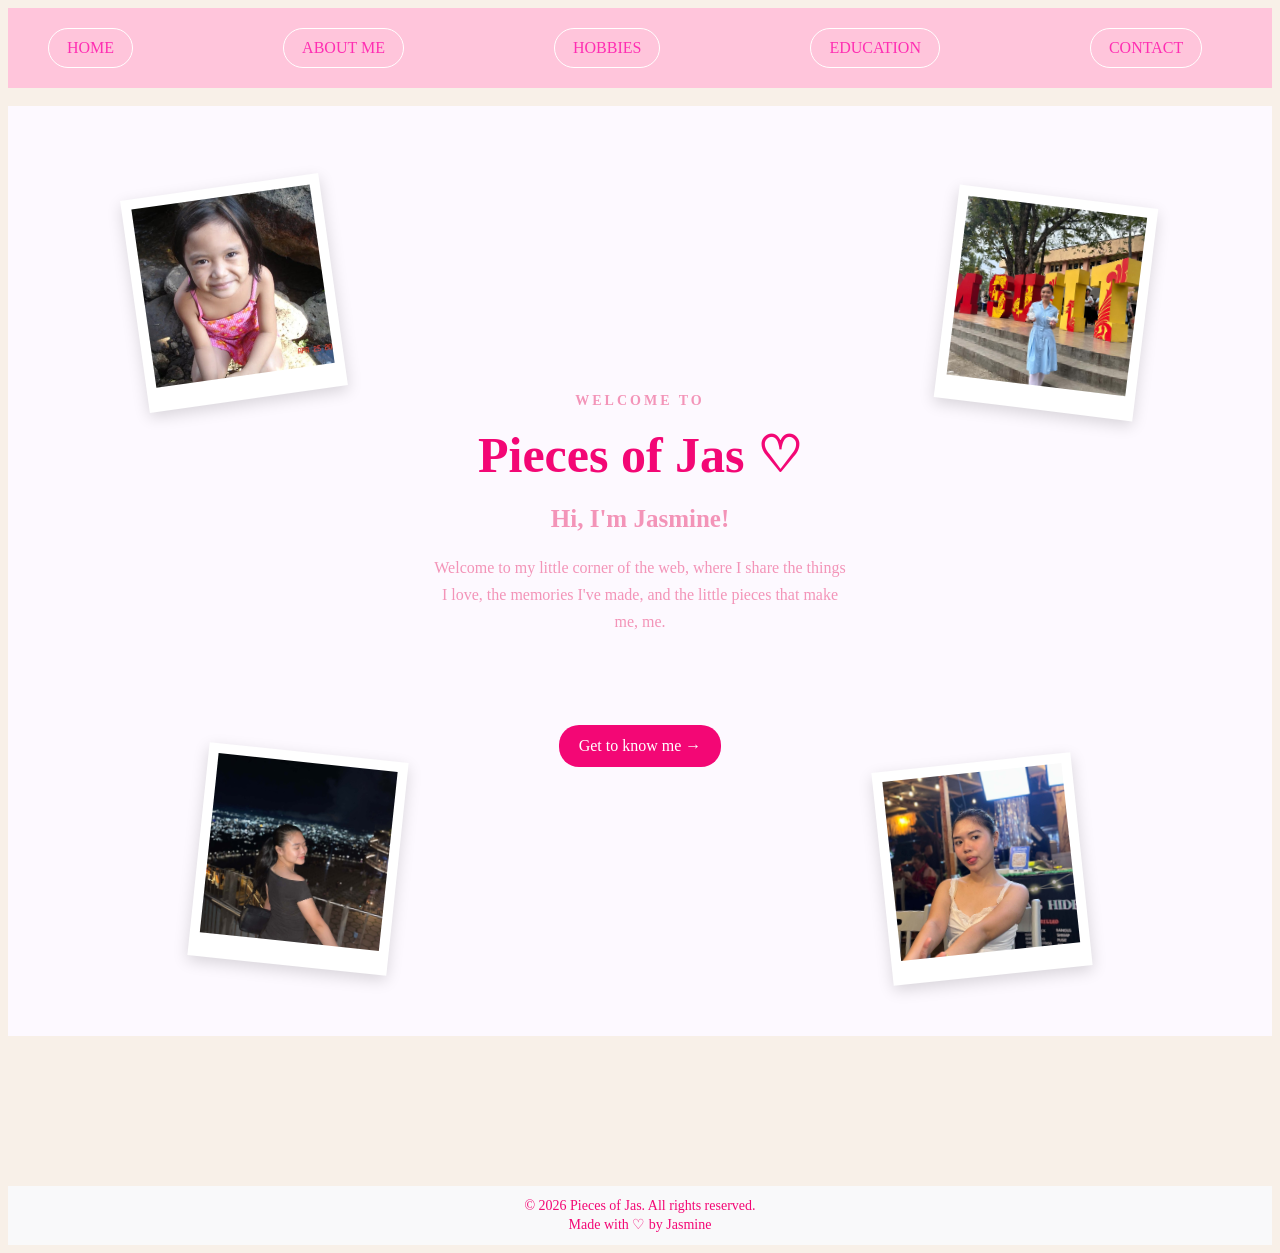
<file: index.html>
<!DOCTYPE html>
<html>
<head>
    <title>My Website</title>
    <link rel="stylesheet" href="style.css">
</head>

<body>
    <!--navigation bar-->
    <nav>
         <div class="menu">
            <a href="index.html">HOME</a>
            <a href="aboutme.html">ABOUT ME</a>
            <a href="hobbies.html">HOBBIES</a>
            <a href="education.html">EDUCATION</a>
            <a href="contact.html">CONTACT</a>
        </div>
    </nav>
    <br>
    <section class="home">
        <div class="polaroid polaroid-1">
        <img src="PHOTOS/PHOTO5.jpg" alt="A photo of Jasmine">
    </div>
        <div class="polaroid polaroid-2">
        <img src="PHOTOS/PHOTO26.jpg" alt="A photo of Jasmine">
    </div>
    
        <div class="home-content">
            <p class="small-title">WELCOME TO</p>

            <h1>Pieces of Jas ♡</h1>

            <h2>Hi, I'm Jasmine!</h2>

            <p>
            Welcome to my little corner of the web,
            where I share the things I love, the
            memories I've made, and the little pieces
            that make me, me.
            </p>

    <div class="polaroid polaroid-3">
        <img src="PHOTOS/PHOTO25.jpg" alt="A photo of Jasmine">
    </div>

    <div class="polaroid polaroid-4">
        <img src="PHOTOS/PHOTO24.jpg" alt="A photo of Jasmine">
    </div>
    <br>
    <br>
    <br>
    <a href="aboutme.html" class="home-button">Get to know me →</a>
    </section>
    <footer>
        <p>© 2026 Pieces of Jas. All rights reserved.</p>
        <p>Made with ♡ by Jasmine</p>
    </footer>
       
    

</body>
</html>
</file>
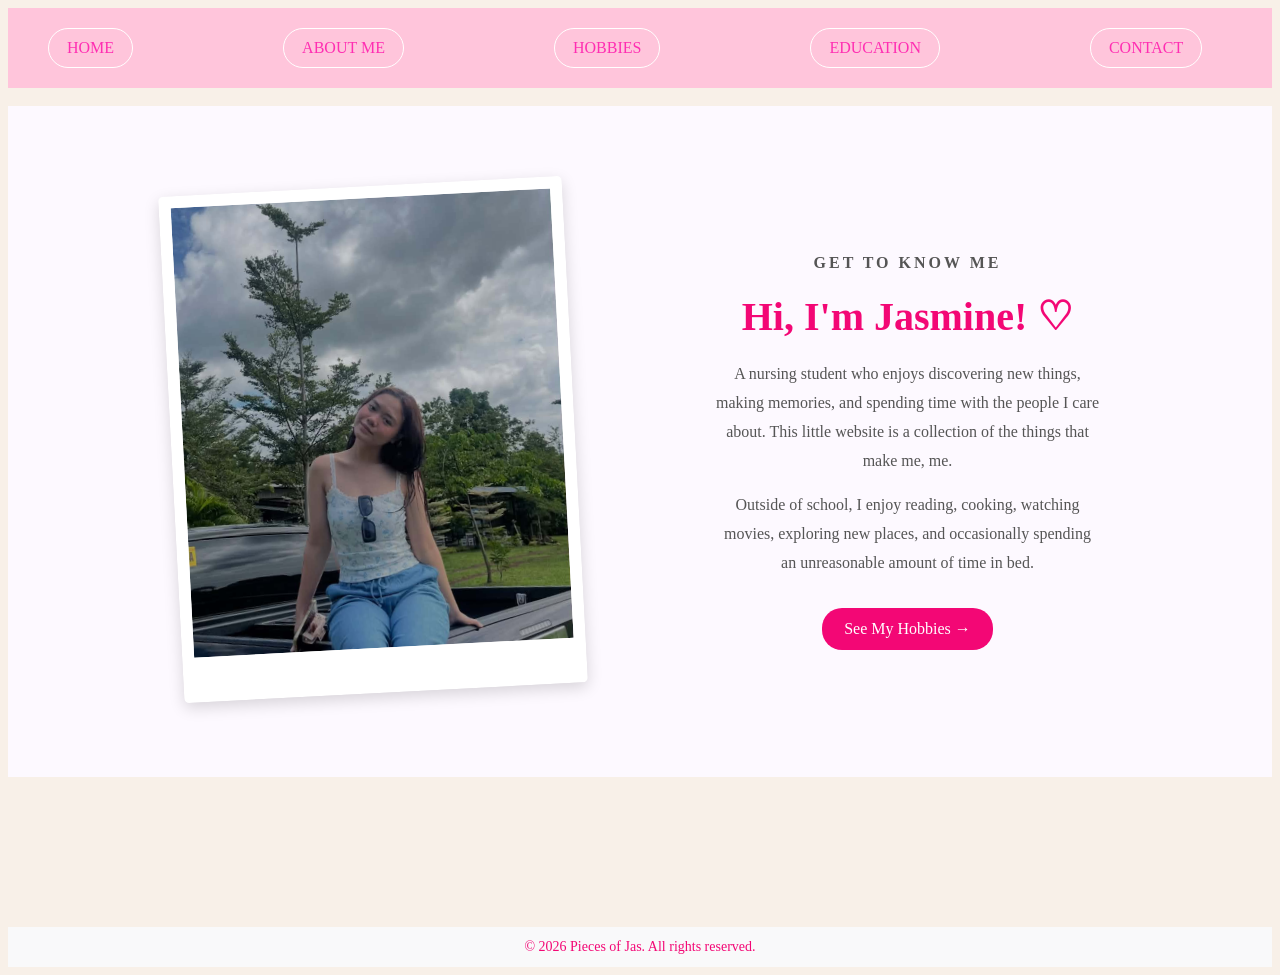
<file: aboutme.html>
<!DOCTYPE html>
<html>
<head>
    <title>My Website</title>
    <link rel="stylesheet" href="style.css">
</head>

<body>
    <!--navigation bar-->
    <nav>
         <div class="menu">
            <a href="index.html">HOME</a>
            <a href="aboutme.html">ABOUT ME</a>
            <a href="hobbies.html">HOBBIES</a>
            <a href="education.html">EDUCATION</a>
            <a href="contact.html">CONTACT</a>
        </div>
    </nav>
    <br>
        <section id="about">

    <div class="about-container">

        <!-- LEFT: PHOTO -->
        <div class="about-photo">
            <img src="PHOTOS/PHOTO 1.jpg" alt="A photo of Jasmine">
        </div>

        <!-- RIGHT: INTRODUCTION -->
        <div class="about-text">
            <p class="small-title">GET TO KNOW ME</p>

            <h1>Hi, I'm Jasmine! ♡</h1>

            <p>
               A nursing student who enjoys discovering new things,
                making memories, and spending time with the people I care about.
                This little website is a collection of the things that make me,
                me.
            </p>

            <p>
                Outside of school, I enjoy reading, cooking, watching movies,
                exploring new places, and occasionally spending an unreasonable
                amount of time in bed.
            </p>

            <a href="hobbies.html" class="about-button">See My Hobbies →</a>
        </div>

    </div>
</section>
    <footer>
        <p>© 2026 Pieces of Jas. All rights reserved.</p>
    </footer>
</body>
</html>
</file>
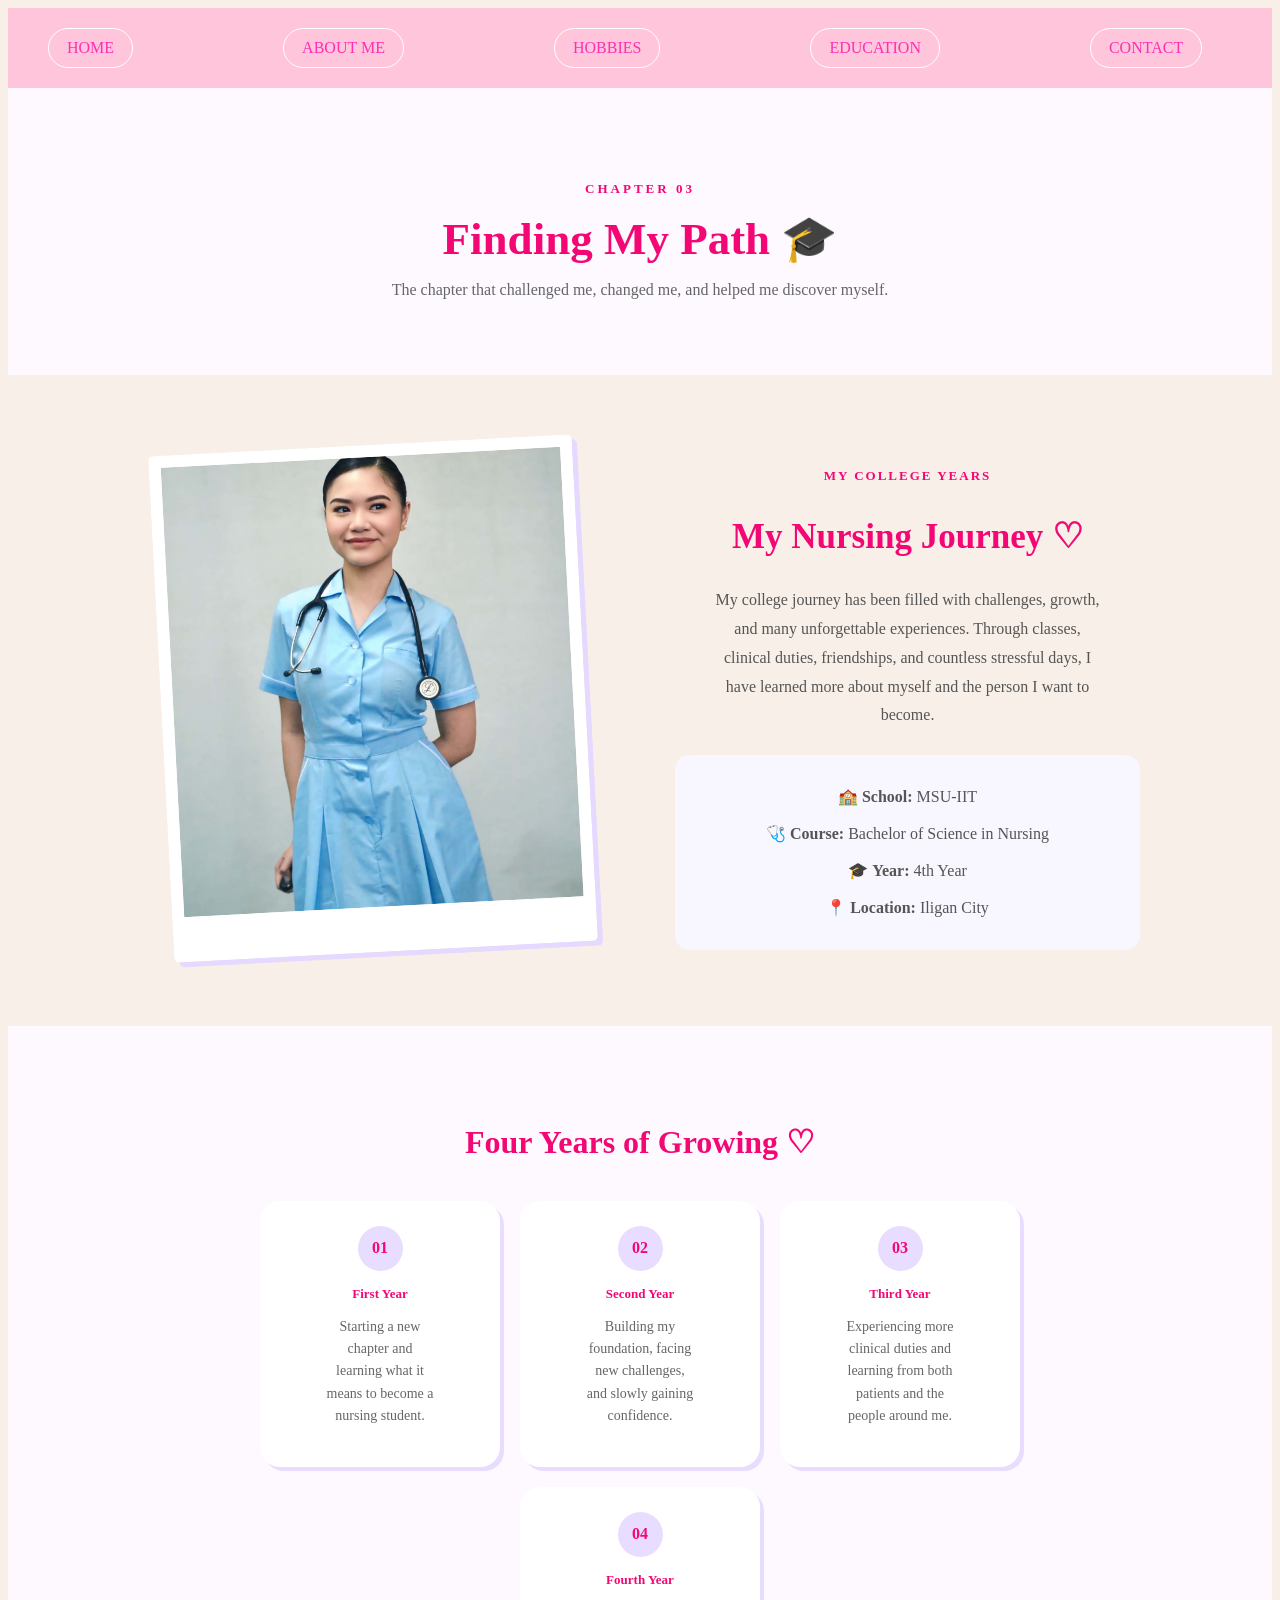
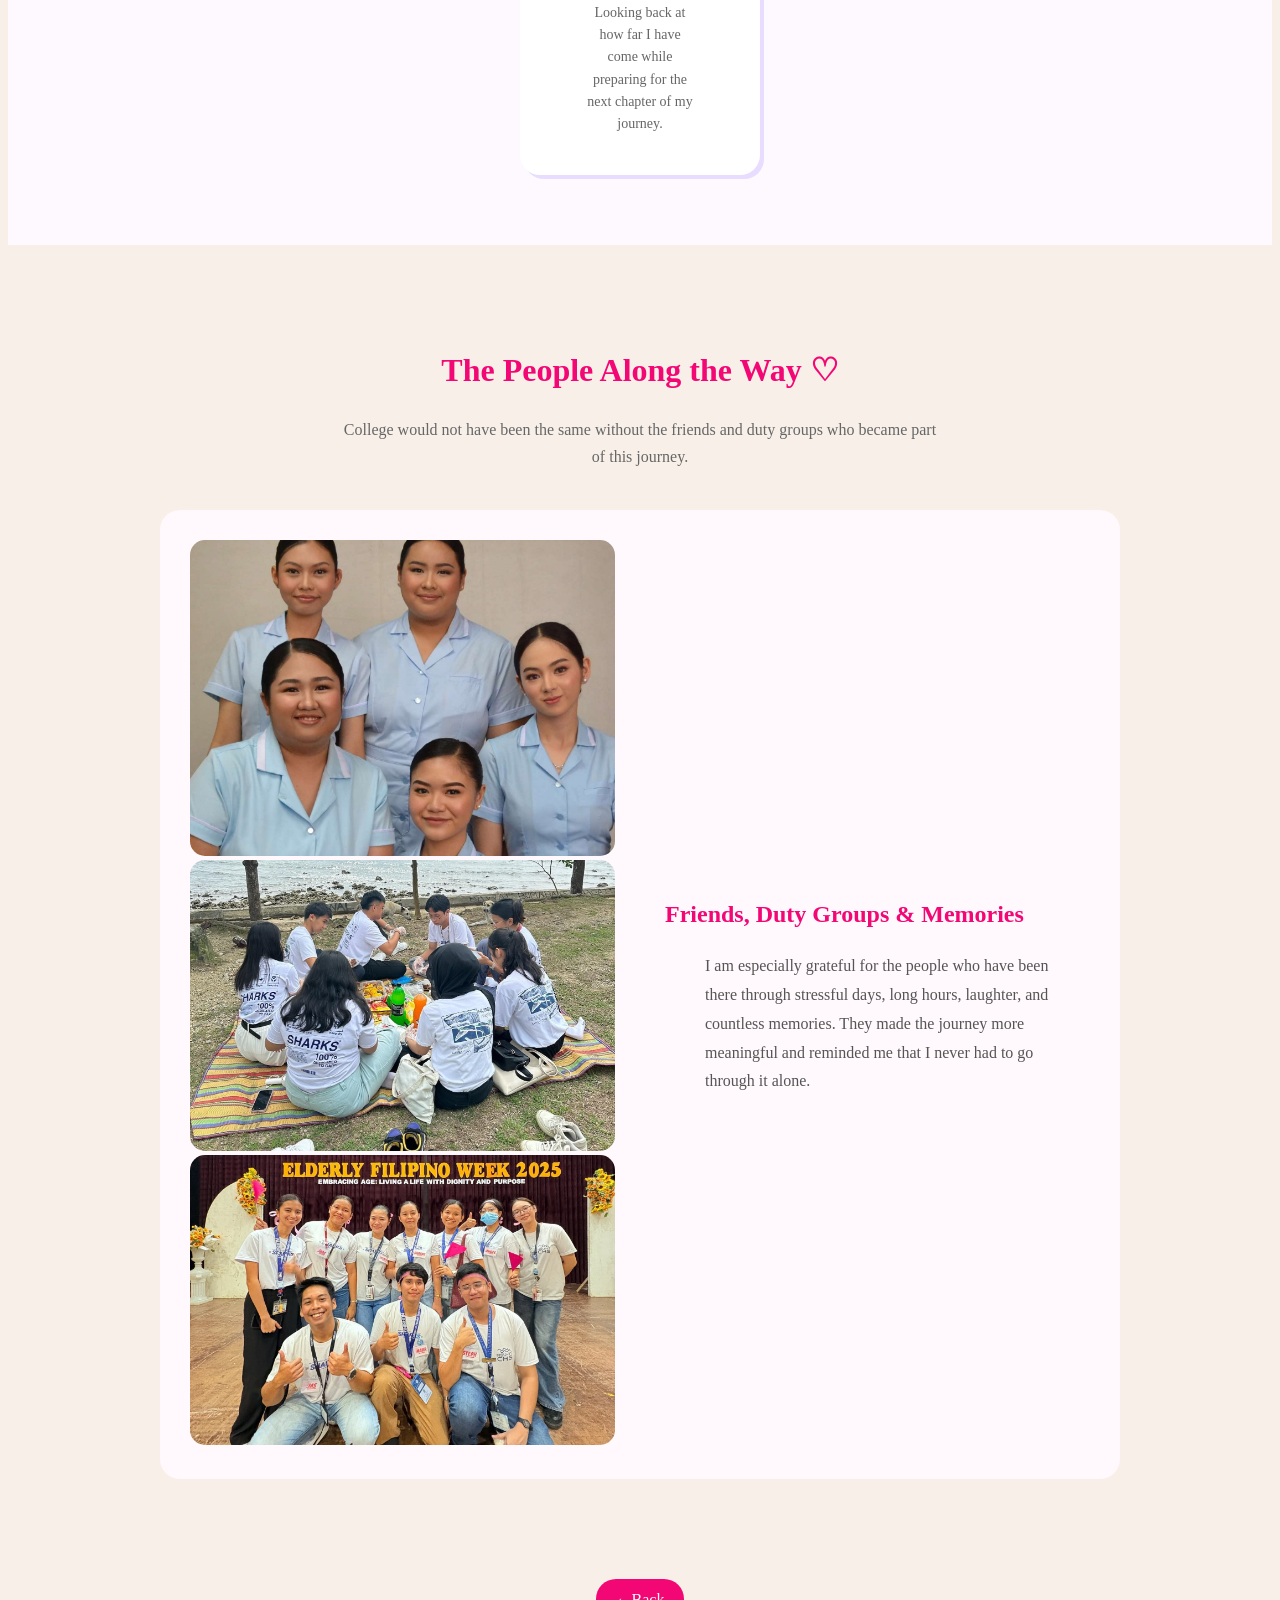
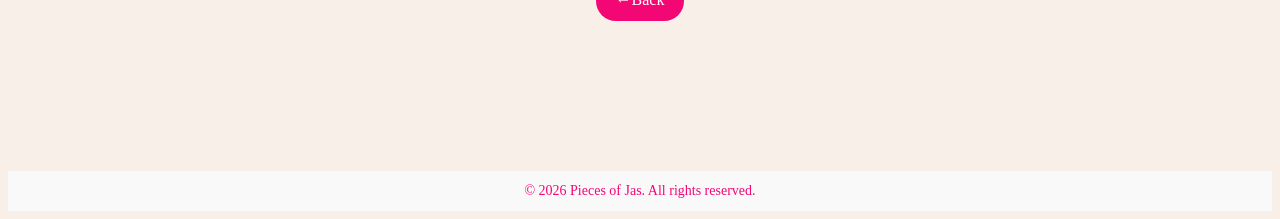
<file: College.html>
<!DOCTYPE html>
<html>
<head>
    <title>My Website</title>
    <link rel="stylesheet" href="style.css">
</head>

<body>
    <!--navigation bar-->
    <nav>
         <div class="menu">
            <a href="index.html">HOME</a>
            <a href="aboutme.html">ABOUT ME</a>
            <a href="hobbies.html">HOBBIES</a>
            <a href="education.html">EDUCATION</a>
            <a href="contact.html">CONTACT</a>
        </div>
    </nav>
    <section class="chapter-header">

    <p>CHAPTER 03</p>

    <h1>Finding My Path 🎓</h1>

    <p>
        The chapter that challenged me, changed me, and helped me discover myself.
    </p>

</section>


<section class="school-info">

    <div class="school-photo">
        <img src="PHOTOS/PHOTO27.jpg" alt="College">
    </div>

    <div class="school-description">

        <p class="small-title">MY COLLEGE YEARS</p>

        <h2>My Nursing Journey ♡</h2>

        <p>
            My college journey has been filled with challenges, growth, and
            many unforgettable experiences. Through classes, clinical duties,
            friendships, and countless stressful days, I have learned more
            about myself and the person I want to become.
        </p>

        <div class="school-details">

            <p>🏫 <strong>School:</strong> MSU-IIT</p>

            <p>🩺 <strong>Course:</strong> Bachelor of Science in Nursing</p>

            <p>🎓 <strong>Year:</strong> 4th Year</p>

            <p>📍 <strong>Location:</strong> Iligan City</p>

        </div>

    </div>

</section>


<section class="college-years">

    <h2>Four Years of Growing ♡</h2>

    <div class="year-container">

        <div class="year-card">
            <span>01</span>
            <h3>First Year</h3>
            <p>
                Starting a new chapter and learning what it means to become
                a nursing student.
            </p>
        </div>


        <div class="year-card">
            <span>02</span>
            <h3>Second Year</h3>
            <p>
                Building my foundation, facing new challenges, and slowly
                gaining confidence.
            </p>
        </div>


        <div class="year-card">
            <span>03</span>
            <h3>Third Year</h3>
            <p>
                Experiencing more clinical duties and learning from both
                patients and the people around me.
            </p>
        </div>


        <div class="year-card">
            <span>04</span>
            <h3>Fourth Year</h3>
            <p>
                Looking back at how far I have come while preparing for
                the next chapter of my journey.
            </p>
        </div>

    </div>

</section>



<section class="people-section">

    <h2>The People Along the Way ♡</h2>

    <p>
        College would not have been the same without the friends and duty
        groups who became part of this journey.
    </p>

    <div class="people-box">

        <div class="people-photo">
            <img src="PHOTOS/PHOTO22.jpg" alt="Duty group">
            <img src="PHOTOS/PHOTO18.jpg" alt="Duty group">
            <img src="PHOTOS/PHOTO19.jpg" alt="Duty group">
        </div>

        <div class="people-text">

            <h3>Friends, Duty Groups & Memories</h3>

            <p>
                I am especially grateful for the people who have been there
                through stressful days, long hours, laughter, and countless
                memories. They made the journey more meaningful and reminded
                me that I never had to go through it alone.
            </p>

        </div>

    </div>

</section>
    <a href="education.html" class="home-button">←Back</a>
    <footer>
        <p>© 2026 Pieces of Jas. All rights reserved.</p>
    </footer>

    

</body>
</html>
</file>
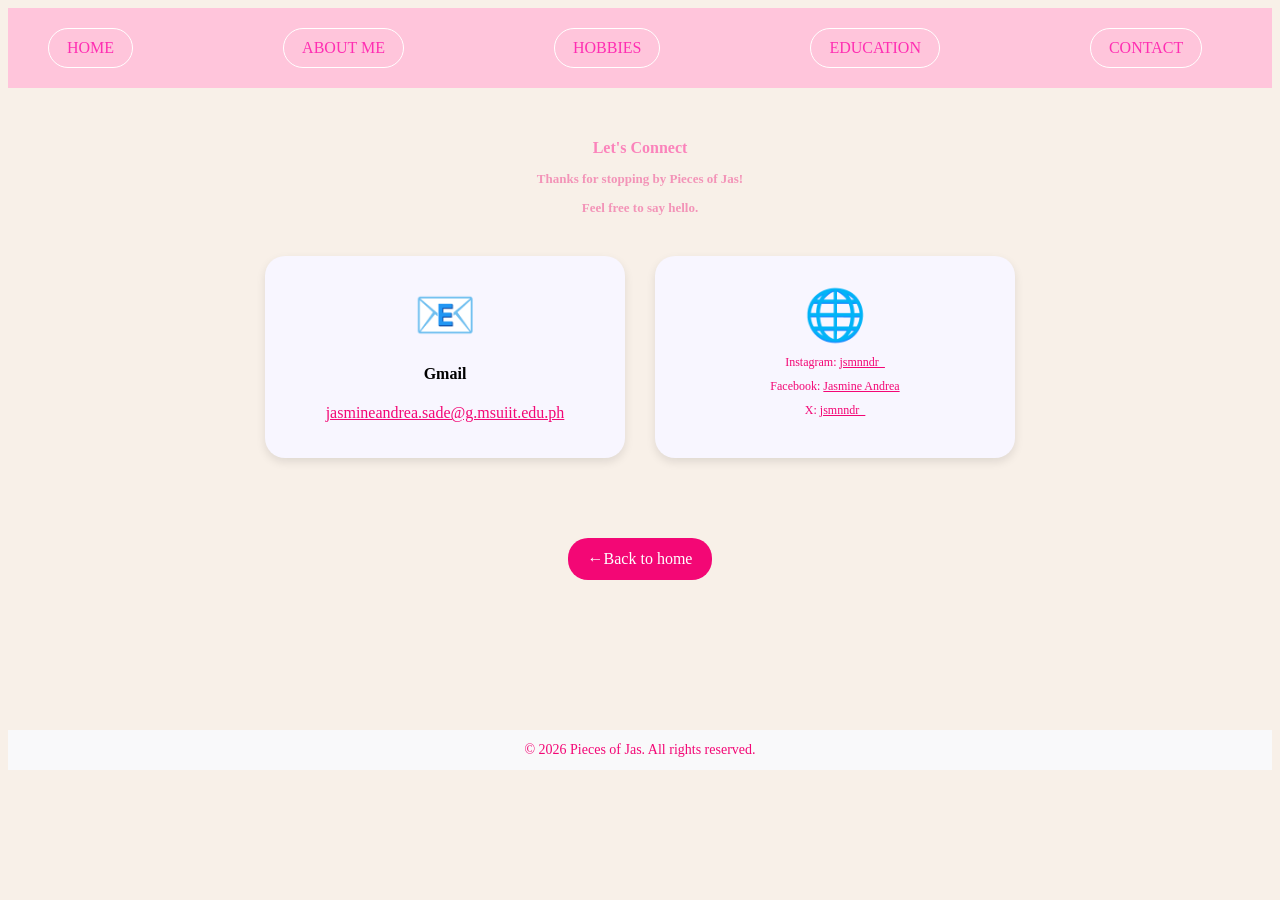
<file: contact.html>
<!DOCTYPE html>
<html>
<head>
    <title>My Website</title>
    <link rel="stylesheet" href="style.css">
</head>

<body>
    <!--navigation bar-->
    <nav>
         <div class="menu">
            <a href="index.html">HOME</a>
            <a href="aboutme.html">ABOUT ME</a>
            <a href="hobbies.html">HOBBIES</a>
            <a href="education.html">EDUCATION</a>
            <a href="contact.html">CONTACT</a>
        </div>
    </nav>
    <br>
    </section>
    <section id="contact">
        <h1>Let's Connect</h1>
        <h2>Thanks for stopping by Pieces of Jas!</h2>
        <h3>Feel free to say hello.</h3>

    <div class="contact-container">

        <div class="contact-card">
            <div class="contact-icon">📧</div>
            <h4>Gmail</h4>
            <a href="mailto=jasmineandrea.sade@g.msuiit.edu.ph">jasmineandrea.sade@g.msuiit.edu.ph</a>
        </div>

        <div class="contact-card">
            <div class="contact-icon">🌐</div>
            <p>Instagram: <a href="https://www.instagram.com/jsmnndr_/">jsmnndr_</a></p>
            <p>Facebook: <a href="https://www.facebook.com/Jsmnndr">Jasmine Andrea</a></p>
            <p>X: <a href="https://x.com/jsmnndr_">jsmnndr_</a></p>
        </div>
    </section>
    <a href="index.html" class="home-button">←Back to home</a>
    <footer>
        <p>© 2026 Pieces of Jas. All rights reserved.</p>
    </footer>
    

</body>
</html>
</file>
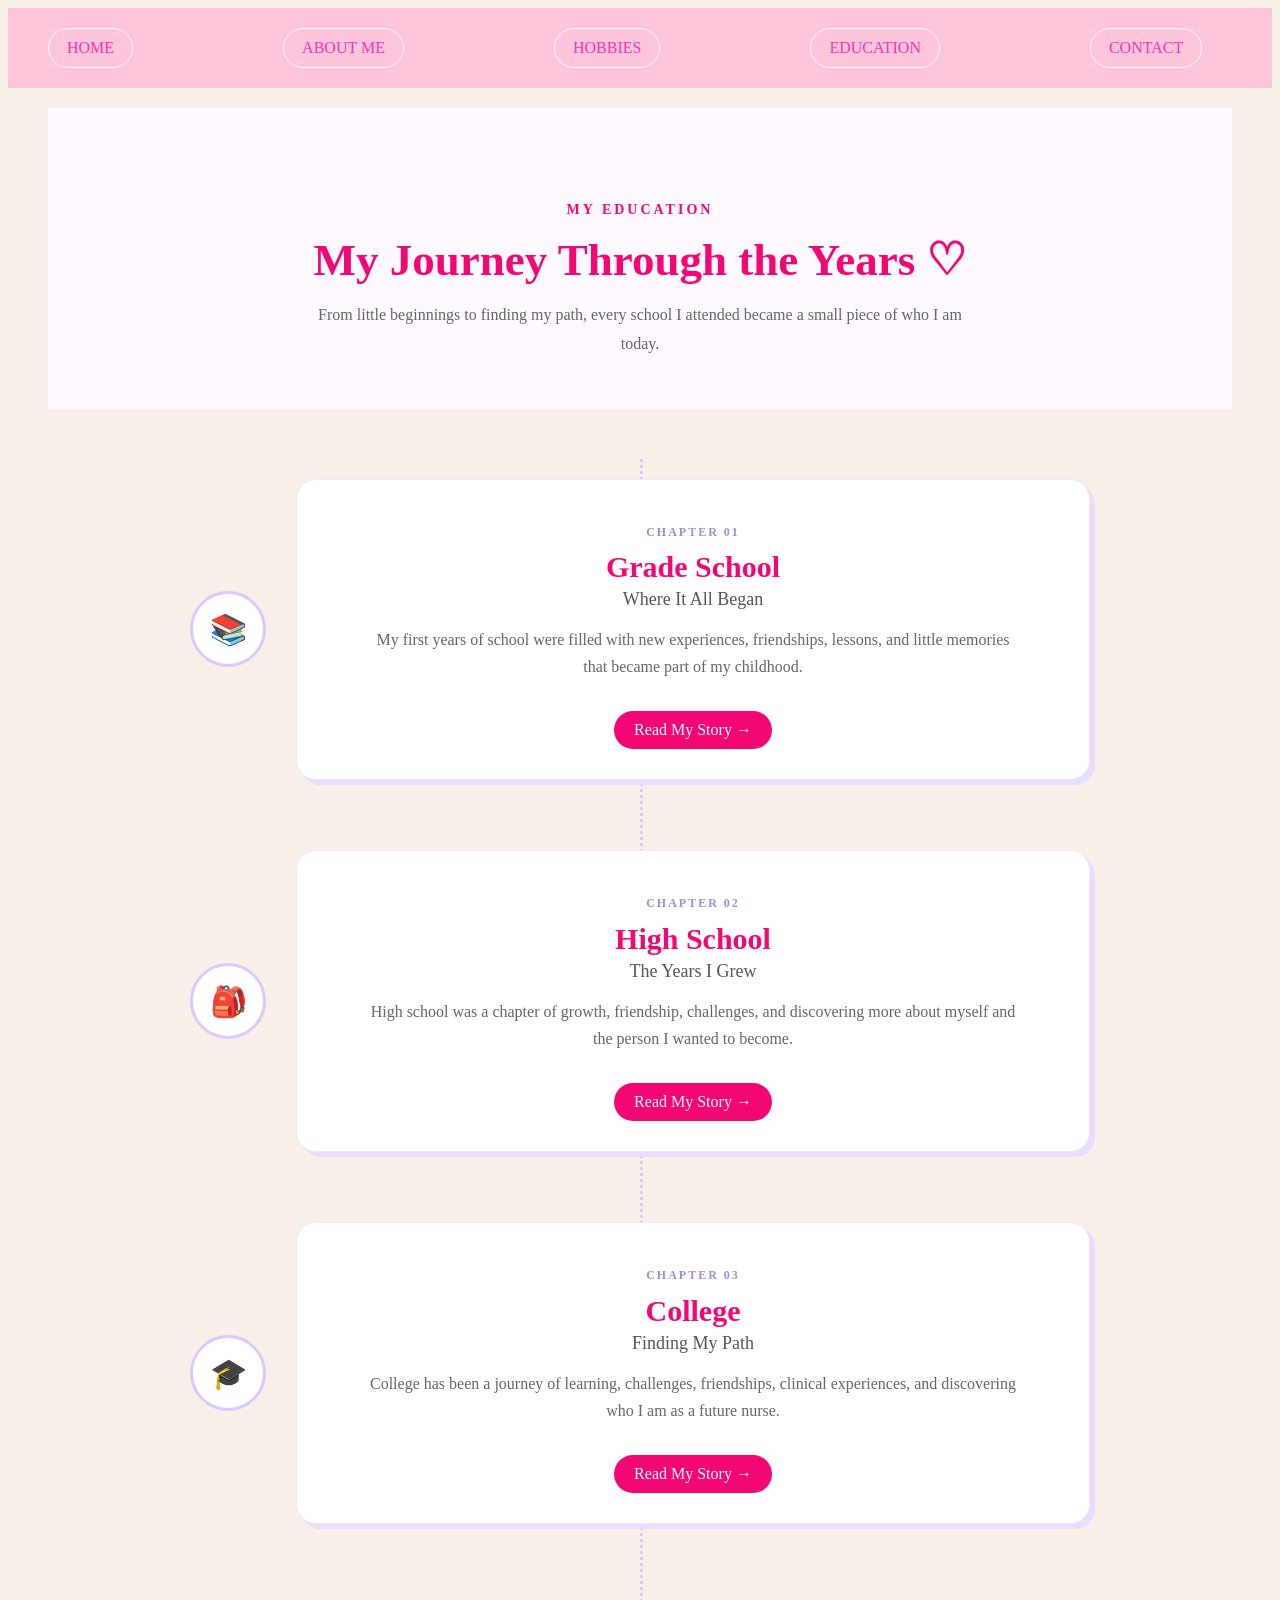
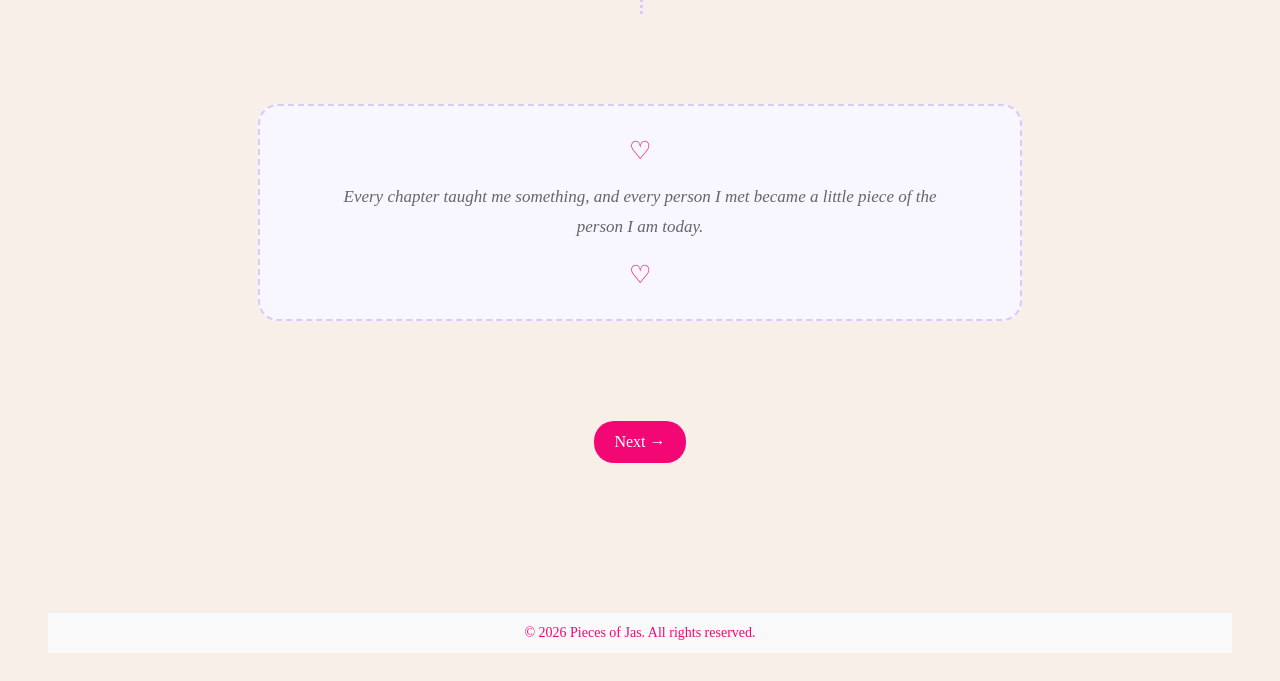
<file: education.html>
<!DOCTYPE html>
<html>
<head>
    <title>My Website</title>
    <link rel="stylesheet" href="style.css">
</head>

<body>
    <nav>
         <div class="menu">
            <a href="index.html">HOME</a>
            <a href="aboutme.html">ABOUT ME</a>
            <a href="hobbies.html">HOBBIES</a>
            <a href="education.html">EDUCATION</a>
            <a href="contact.html">CONTACT</a>
        </div>
    </nav>
    <section id="education">
         <section class="education-intro">

        <p class="small-title">MY EDUCATION</p>

        <h1>My Journey Through the Years ♡</h1>

        <p>
            From little beginnings to finding my path, every school I attended
            became a small piece of who I am today.
        </p>

    </section>

    <section class="education-timeline">
        <div class="education-item">

            <div class="education-icon">
                📚
            </div>

            <div class="education-card">

                <p class="chapter">CHAPTER 01</p>

                <h2>Grade School</h2>

                <h3>Where It All Began</h3>

                <p>
                    My first years of school were filled with new experiences,
                    friendships, lessons, and little memories that became part
                    of my childhood.
                </p>

                <a href="Grade.html" class="education-button">
                    Read My Story →
                </a>

            </div>

        </div>

        <div class="education-item">

            <div class="education-icon">
                🎒
            </div>

            <div class="education-card">

                <p class="chapter">CHAPTER 02</p>

                <h2>High School</h2>

                <h3>The Years I Grew</h3>

                <p>
                    High school was a chapter of growth, friendship, challenges,
                    and discovering more about myself and the person I wanted to become.
                </p>

                <a href="Highschool.html" class="education-button">
                    Read My Story →
                </a>

            </div>

        </div>

        <div class="education-item">

            <div class="education-icon">
                🎓
            </div>

            <div class="education-card">

                <p class="chapter">CHAPTER 03</p>

                <h2>College</h2>

                <h3>Finding My Path</h3>

                <p>
                    College has been a journey of learning, challenges, friendships,
                    clinical experiences, and discovering who I am as a future nurse.
                </p>

                <a href="College.html" class="education-button">
                    Read My Story →
                </a>

            </div>

        </div>

    </section>

    <section class="education-ending">

        <div class="quote-box">

            <span>♡</span>

            <p>
                Every chapter taught me something, and every person I met
                became a little piece of the person I am today.
            </p>

            <span>♡</span>

        </div>

    </section>

    <a href="contact.html" class="home-button">Next →</a>
    
    <footer>
        <p>© 2026 Pieces of Jas. All rights reserved.</p>
    </footer>
</body>
</html>
</file>
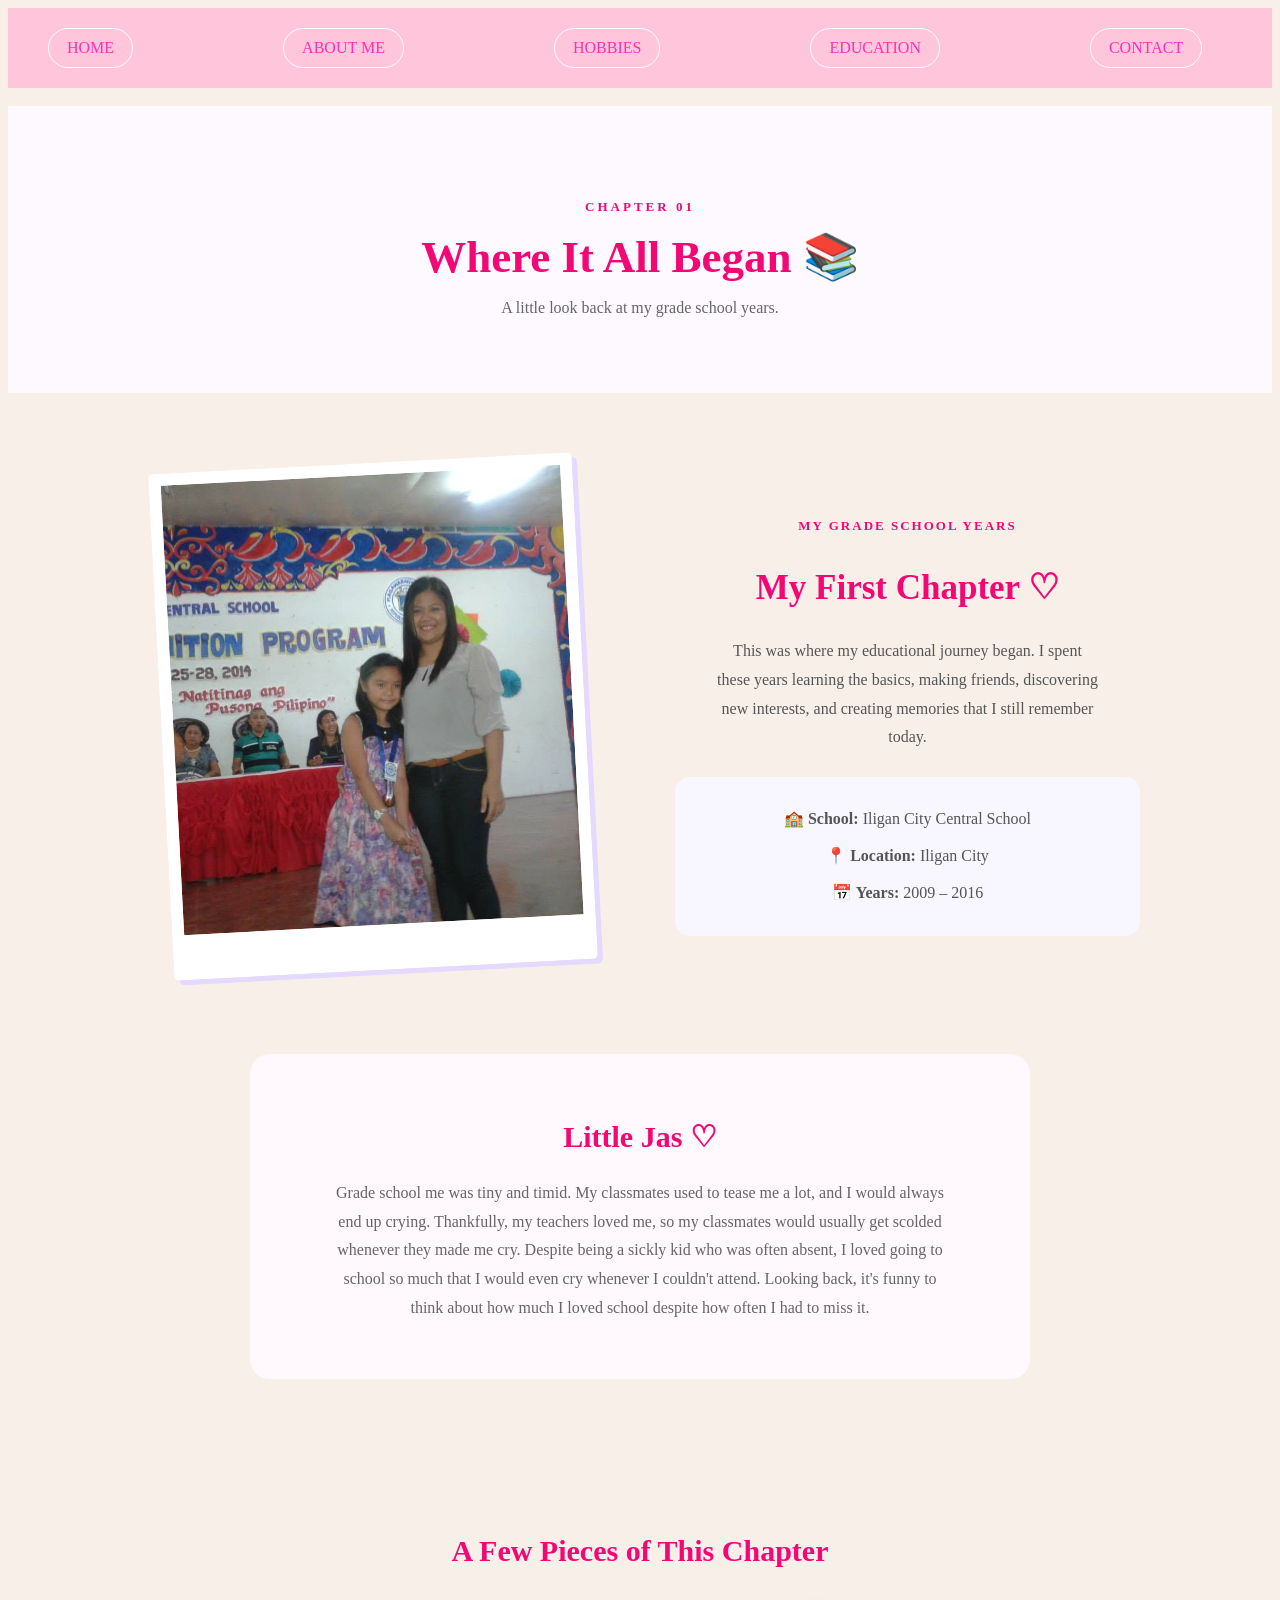
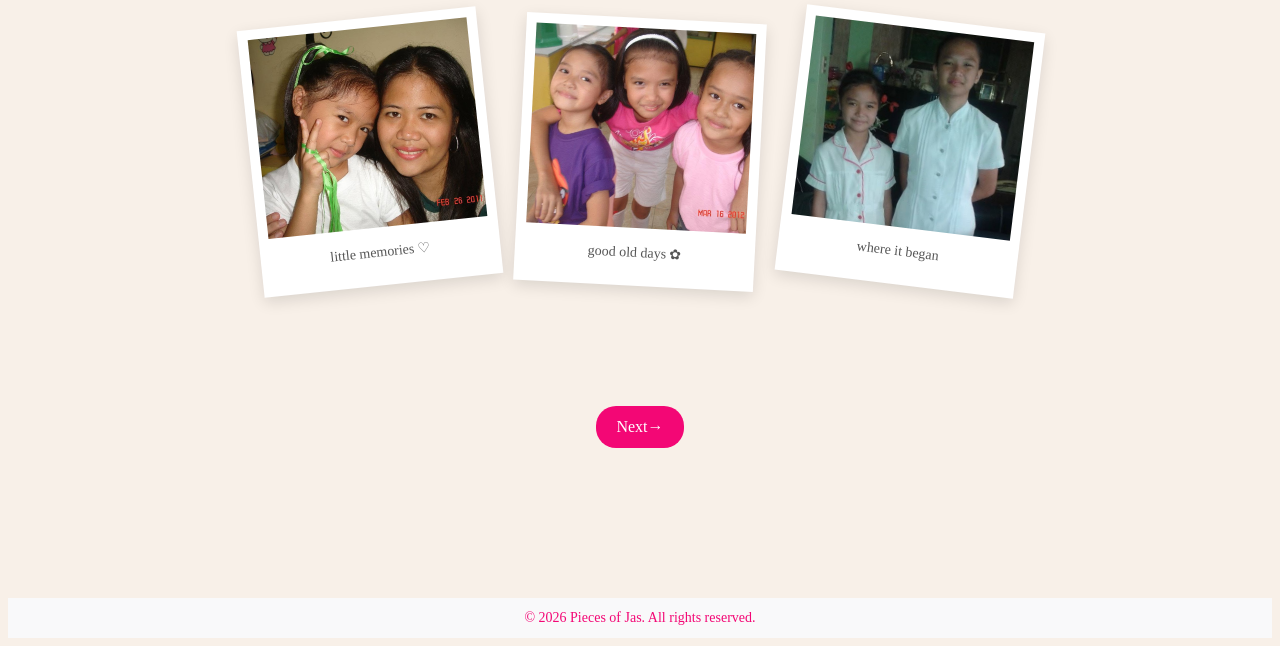
<file: Grade.html>
<!DOCTYPE html>
<html>
<head>
    <title>My Website</title>
    <link rel="stylesheet" href="style.css">
</head>

<body>
    <!--navigation bar-->
    <nav>
         <div class="menu">
            <a href="index.html">HOME</a>
            <a href="aboutme.html">ABOUT ME</a>
            <a href="hobbies.html">HOBBIES</a>
            <a href="education.html">EDUCATION</a>
            <a href="contact.html">CONTACT</a>
        </div>
    </nav>
    <br>
     <section class="chapter-header">

        <p>CHAPTER 01</p>

        <h1>Where It All Began 📚</h1>

        <p>
            A little look back at my grade school years.
        </p>

    </section>


    <section class="school-info">

        <div class="school-photo">
            <img src="PHOTOS/PHOTO3.jpg" alt="Grade school">
        </div>

        <div class="school-description">

            <p class="small-title">MY GRADE SCHOOL YEARS</p>

            <h2>My First Chapter ♡</h2>

            <p>
                This was where my educational journey began. I spent these
                years learning the basics, making friends, discovering new
                interests, and creating memories that I still remember today.
            </p>

            <div class="school-details">

                <p>🏫 <strong>School:</strong> Iligan City Central School</p>

                <p>📍 <strong>Location:</strong> Iligan City</p>

                <p>📅 <strong>Years:</strong> 2009 – 2016</p>

            </div>

        </div>

    </section>


    <section class="memory-section">

        <h2>Little Jas ♡</h2>

        <p>
            Grade school me was tiny and timid. My classmates used to tease me a lot, and I would always end up crying. Thankfully, my teachers loved me, so my classmates would usually get scolded whenever they made me cry. Despite being a sickly kid who was often absent, I loved going to school so much that I would even cry whenever I couldn't attend. Looking back, it's funny to think about how much I loved school despite how often I had to miss it.
        </p>

    </section>



    <section class="memory-wall">

        <h2>A Few Pieces of This Chapter</h2>

        <div class="photo-wall">

            <div class="memory-photo photo-one">
                <img src="PHOTOS/PHOTO8.jpg" alt="Grade school memory">
                <p>little memories ♡</p>
            </div>

            <div class="memory-photo photo-two">
                <img src="PHOTOS/PHOTO7.jpg" alt="Grade school memory">
                <p>good old days ✿</p>
            </div>

            <div class="memory-photo photo-three">
                <img src="PHOTOS/PHOTO2.jpg" alt="Grade school memory">
                <p>where it began</p>
            </div>

        </div>

    </section>
    <a href="Highschool.html" class="home-button">Next→</a>

    <footer>
        <p>© 2026 Pieces of Jas. All rights reserved.</p>
    </footer>

    

</body>
</html>
</file>
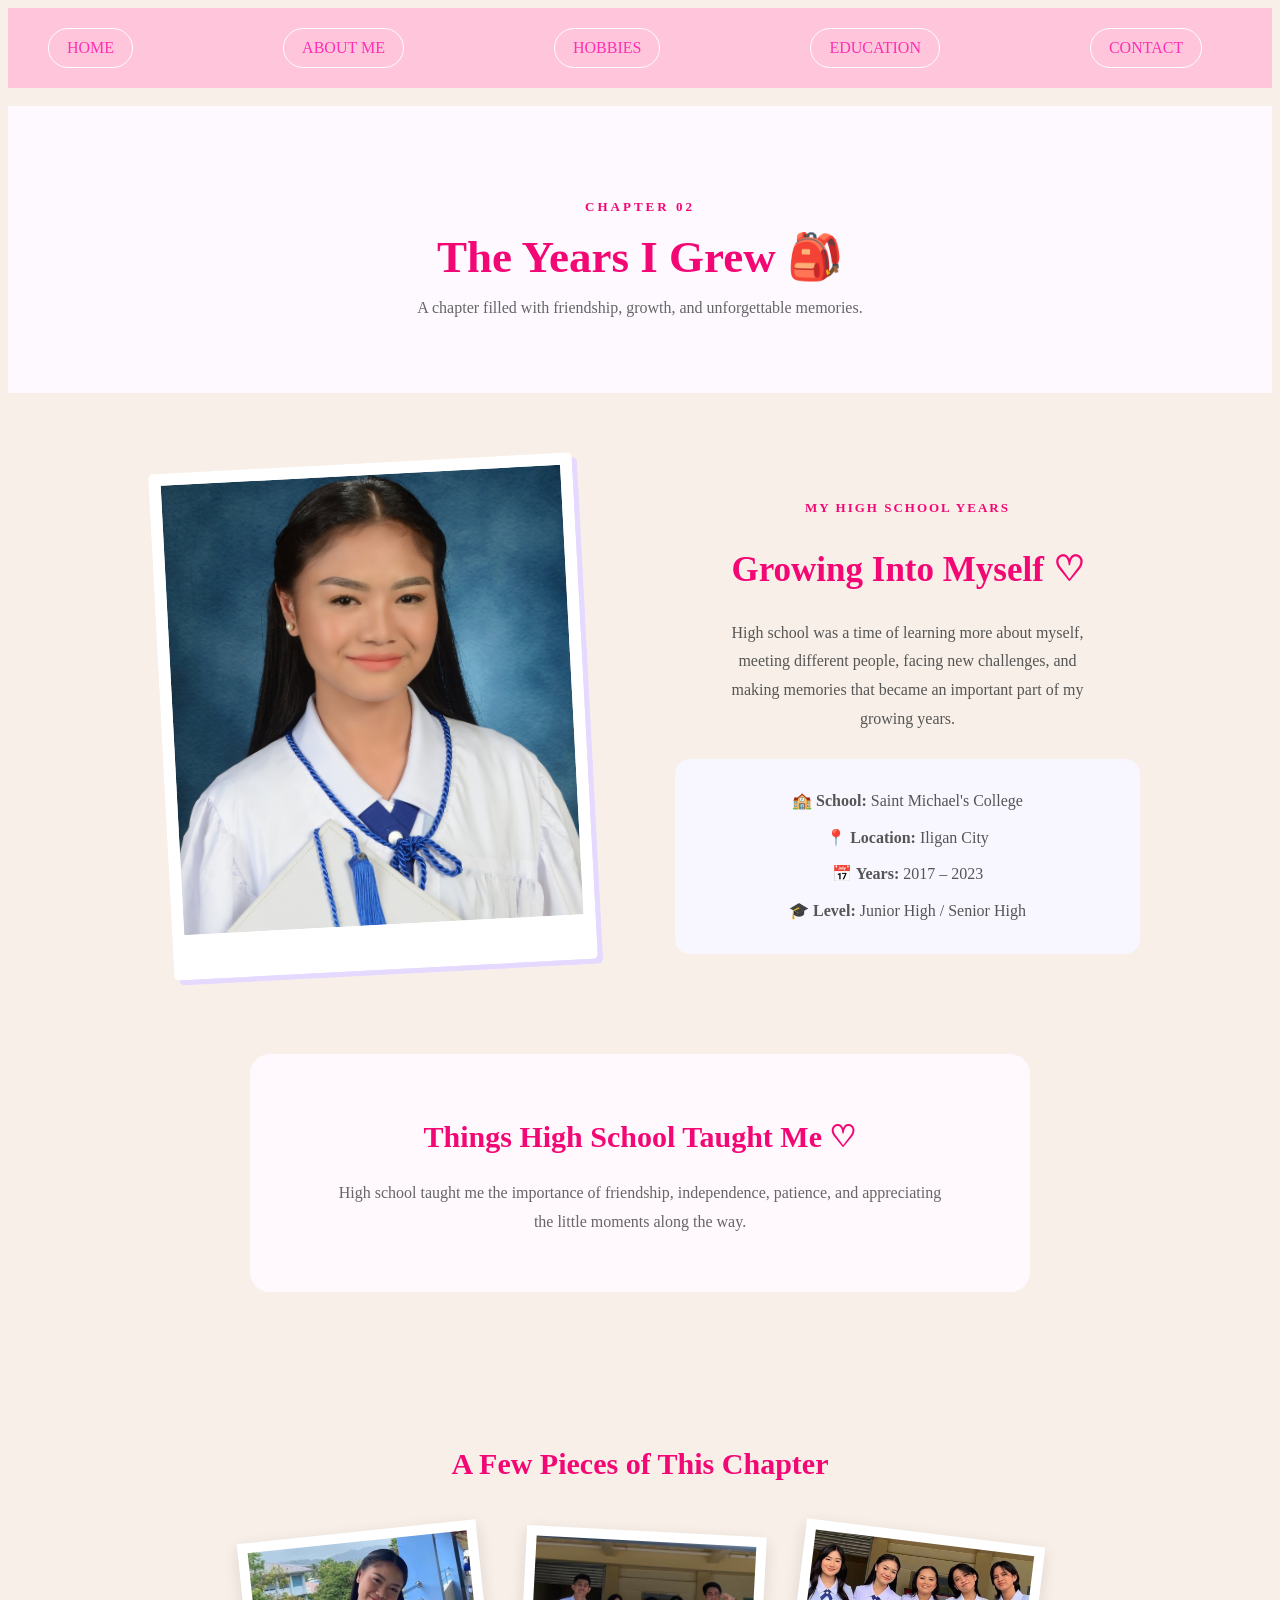
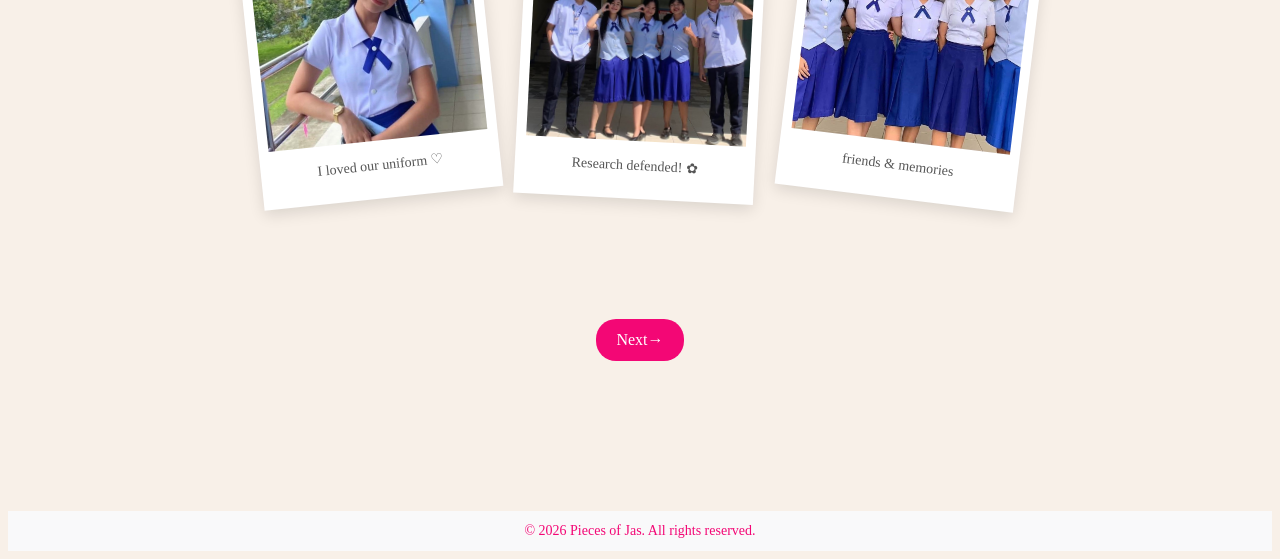
<file: Highschool.html>
<!DOCTYPE html>
<html>
<head>
    <title>My Website</title>
    <link rel="stylesheet" href="style.css">
</head>

<body>
    <!--navigation bar-->
    <nav>
         <div class="menu">
            <a href="index.html">HOME</a>
            <a href="aboutme.html">ABOUT ME</a>
            <a href="hobbies.html">HOBBIES</a>
            <a href="education.html">EDUCATION</a>
            <a href="contact.html">CONTACT</a>
        </div>
    </nav>
    <br>
    <section class="chapter-header">

    <p>CHAPTER 02</p>

    <h1>The Years I Grew 🎒</h1>

    <p>
        A chapter filled with friendship, growth, and unforgettable memories.
    </p>

</section>


<section class="school-info">

    <div class="school-photo">
        <img src="PHOTOS/PHOTO10.jpg" alt="High school">
    </div>

    <div class="school-description">

        <p class="small-title">MY HIGH SCHOOL YEARS</p>

        <h2>Growing Into Myself ♡</h2>

        <p>
            High school was a time of learning more about myself, meeting
            different people, facing new challenges, and making memories
            that became an important part of my growing years.
        </p>

        <div class="school-details">

            <p>🏫 <strong>School:</strong> Saint Michael's College</p>

            <p>📍 <strong>Location:</strong> Iligan City</p>

            <p>📅 <strong>Years:</strong> 2017 – 2023</p>

            <p>🎓 <strong>Level:</strong> Junior High / Senior High</p>

        </div>

    </div>

</section>


<section class="memory-section">

    <h2>Things High School Taught Me ♡</h2>

    <p>
        High school taught me the importance of friendship, independence,
        patience, and appreciating the little moments along the way.
    </p>

</section>


<section class="memory-wall">

    <h2>A Few Pieces of This Chapter</h2>

    <div class="photo-wall">

        <div class="memory-photo photo-one">
            <img src="PHOTOS/PHOTO14.jpg" alt="High school memory">
            <p>I loved our uniform ♡</p>
        </div>

        <div class="memory-photo photo-two">
            <img src="PHOTOS/PHOTO9.jpg" alt="High school memory">
            <p>Research defended! ✿</p>
        </div>

        <div class="memory-photo photo-three">
            <img src="PHOTOS/PHOTO13.jpg" alt="High school memory">
            <p>friends & memories</p>
        </div>

    </div>

</section>
    <a href="College.html" class="home-button">Next→</a>
    <footer>
        <p>© 2026 Pieces of Jas. All rights reserved.</p>
    </footer>



    

</body>
</html>
</file>
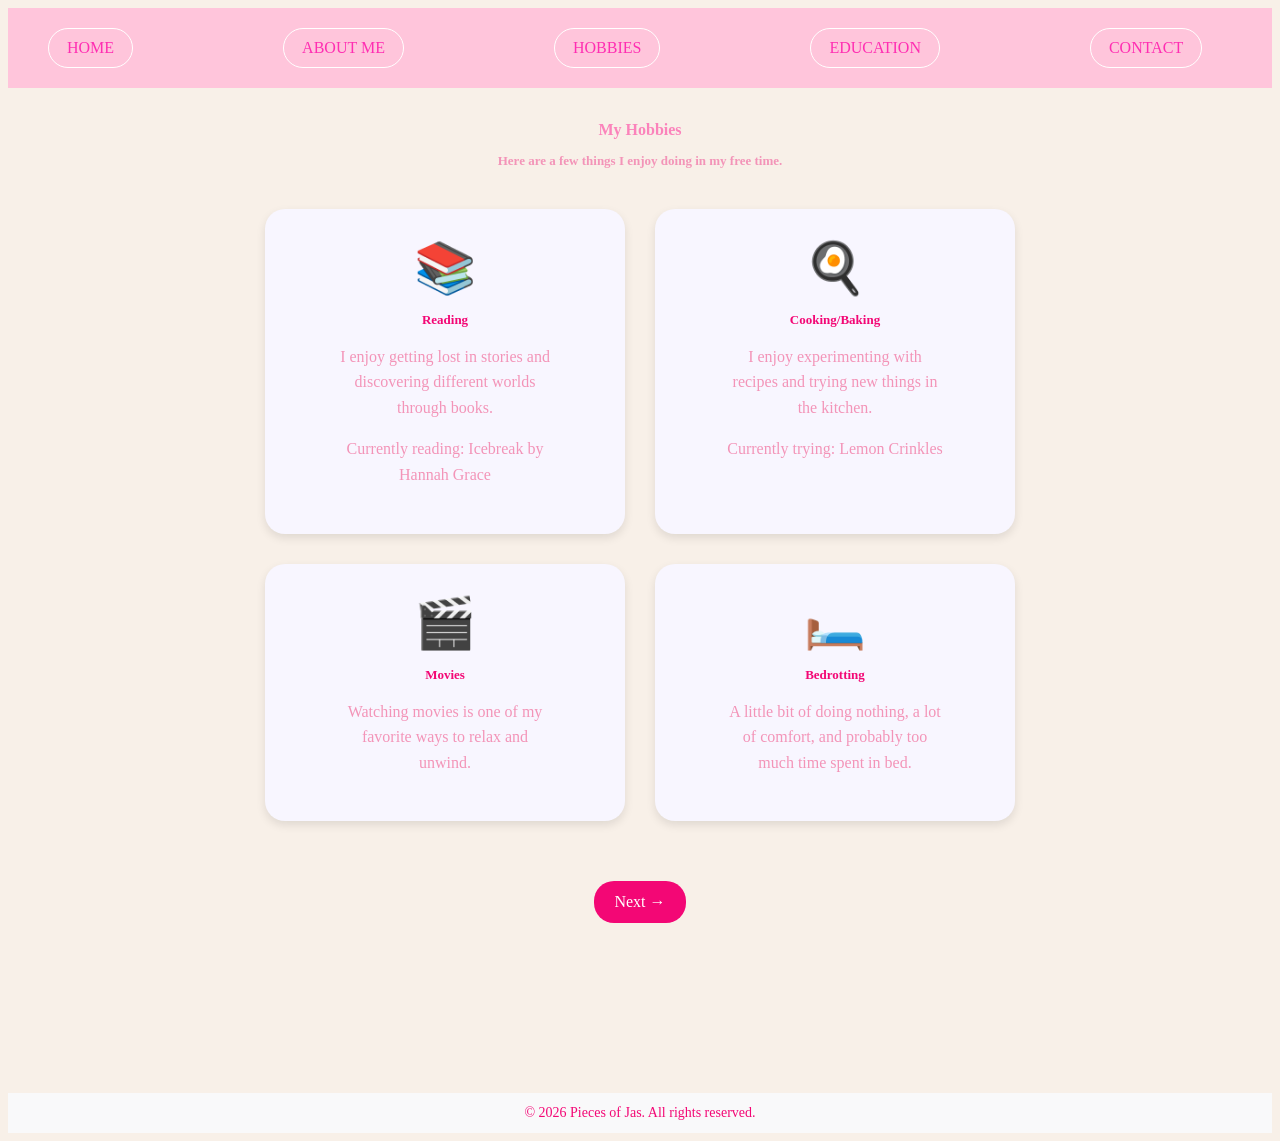
<file: hobbies.html>
<!DOCTYPE html>
<html>
<head>
    <title>My Website</title>
    <link rel="stylesheet" href="style.css">
</head>

<body>
    <!--navigation bar-->
    <nav>
         <div class="menu">
            <a href="index.html">HOME</a>
            <a href="aboutme.html">ABOUT ME</a>
            <a href="hobbies.html">HOBBIES</a>
            <a href="education.html">EDUCATION</a>
            <a href="contact.html">CONTACT</a>
        </div>
    </nav>
    <section id="hobbies">
        <h1>My Hobbies</h1>
        <h2>Here are a few things I enjoy doing in my free time.</h2>

    <div class="hobby-container">

        <div class="hobby-card">
            <div class="hobby-icon">📚</div>
            <h2>Reading</h2>
            <p>
                I enjoy getting lost in stories and discovering
                different worlds through books.
            </p>
            <p>Currently reading: Icebreak by Hannah Grace</p>
        </div>
        <div class="hobby-card">
            <div class="hobby-icon">🍳</div>
            <h2>Cooking/Baking</h2>
            <p>
                I enjoy experimenting with recipes and
                trying new things in the kitchen.
            </p>
            <p>
                Currently trying: Lemon Crinkles
            </p>
        </div>

        <div class="hobby-card">
            <div class="hobby-icon">🎬</div>
            <h2>Movies</h2>
            <p>
                Watching movies is one of my favorite ways
                to relax and unwind.
            </p>
        </div>

        <div class="hobby-card">
            <div class="hobby-icon">🛏️</div>
            <h2>Bedrotting</h2>
            <p>
                A little bit of doing nothing, a lot of comfort, and probably too much time spent in bed.
            </p>
        </div>

    </div>
    <a href="education.html" class="home-button">Next →</a>
</section>

    <footer>
        <p>© 2026 Pieces of Jas. All rights reserved.</p>
    </footer>
    

</body>
</html>
</file>
<file: style.css>
body {
    background-color: #f8f0e8;
    font-family: Georgia, 'Times New Roman', Times, serif, sans-serif;
    text-align: center;
}

h1 {
    color:#fb83bb;
    font-size: medium;
    text-align: center;
}
h2{
    color:#f394b8;
    font-size: small;
}
nav{
    background-color:#ffc5db;
    display: flex;
    justify-content: space-between;
    text-align:center;
    padding:20px 40px;
    text-align: center;
    position: sticky;
    top: 0;
    z-index: 1000;
}
.menu {
    display: flex;
    gap: 150px;
}
.menu a {
    color: rgb(255, 46, 178);
    text-decoration: none;
    font-size: 16px;
    padding: 10px 18px;
    border: 1px solid rgb(255, 255, 255);
    border-radius: 20px;
    transition: 0.3s;
}

.menu a:hover {
    background-color: rgb(194, 6, 147);
    color: #fb83bb;
}
.intro {
    border: 1px solid #f394b8; 
    border-radius: 20px;
    padding: 10px 18px;
    text-align: center;
    margin: 15px 250px;
    color: #f30775;
    background-color: #f4f0f2;
    font-size: large; 
    transition: 0.3s;
}

.intro:hover {
    background-color:#f30775;
    color:rgb(250, 248, 249); 
}
.paragraph {
    border: 1px solid #f394b8; 
    border-radius: 20px;
    padding: 10px 18px;
    text-align: justify;
    margin: 15px 250px;
    color:#f30775;
    background-color: #f6f6f6;
    font-size: large; 
}
#hobbies {
    padding: 20px 40px;
    text-align: center;
}

.hobby-container {
    display: flex;
    flex-wrap: wrap;
    justify-content: center;
    gap: 30px;
    max-width: 1000px;
    margin: 40px auto;
}

.hobby-card {
    width: 300px;
    padding: 30px;
    background-color: #f8f6ff;
    border-radius: 20px;
    text-align: center;
    box-shadow: 0 4px 10px rgba(0, 0, 0, 0.1);
    
    transition: 0.3s;
}

.hobby-icon {
    font-size: 50px;
}

.hobby-card h2 {
    color: #f30775;
    margin: 15px 0 10px;
}

.hobby-card p {
    font-size: 16px;
    line-height: 1.6;
    color: #f394b8;
}

.hobby-card:hover {
    transform: translateY(-8px);
    box-shadow: 0 8px 20px rgba(0, 0, 0, 0.15);
}

#education {
    padding: 20px 40px;
    text-align: center;
}
.education-container {
    display: flex;
    flex-wrap: wrap;
    justify-content: center;
    gap: 30px;
    max-width: 1000px;
    margin: 40px auto;
}
.education-card {
    width: 300px;
    padding: 30px;
    background-color: #f8f6ff;
    border-radius: 20px;
    text-align: center;
    box-shadow: 0 4px 10px rgba(0, 0, 0, 0.1);
    
    transition: 0.3s;
}

.education-icon {
    font-size: 50px;
}

.education-card h2 {
    color: #f30775;
    margin: 15px 0 10px;
}

.education-card p {
    font-size: 16px;
    line-height: 1.6;
}

.education-card:hover {
    transform: translateY(-8px);
    box-shadow: 0 8px 20px rgba(0, 0, 0, 0.15);
}
a {
    color: #f30775;
}
p {
    color: #f30775;
}
h3 {
    color:#f394b8;
    font-size: small;
}
#contact {
    padding: 20px 40px;
    text-align: center;
}
.contact-container {
    display: flex;
    flex-wrap: wrap;
    justify-content: center;
    gap: 30px;
    max-width: 1000px;
    margin: 40px auto;
}
.contact-card {
    width: 300px;
    padding: 30px;
    background-color: #f8f6ff;
    border-radius: 20px;
    text-align: center;
    box-shadow: 0 4px 10px rgba(0, 0, 0, 0.1);
    
    transition: 0.3s;
}

.contact-icon {
    font-size: 50px;
}

.contact-card h2 {
    color: #f30775;
    margin: 15px 0 10px;
}

.contact-card p {
    font-size: 12px;
    line-height: 1;
}

.contact-card:hover {
    transform: translateY(-8px);
    box-shadow: 0 8px 20px rgba(0, 0, 0, 0.15);
}
.contact-form {
    width: 500px;
    margin: 40px auto;
    padding: 30px;
    background-color: white;
    border-radius: 20px;
    box-shadow: 0 4px 10px rgba(0, 0, 0, 0.1);
}

.contact-form h2 {
    text-align: center;
    color: #f30775;
    margin-bottom: 20px;
}

.contact-form input,
.contact-form textarea {
    width: 100%;
    padding: 12px;
    margin-bottom: 15px;
    border: 1px solid #ddd;
    border-radius: 8px;
    box-sizing: border-box;
    font-size: 15px;
}

.contact-form textarea {
    height: 120px;
    resize: none;
}

.contact-form button {
    display: block;
    margin: auto;
    padding: 12px 25px;
    background-color: #f30775;
    color: white;
    border: none;
    border-radius: 8px;
    cursor: pointer;
}

.contact-form button:hover {
    background-color: #f394b8;
}
footer {
    background-color: #f9f9fa;
    color: white;
    text-align: center;
    padding: 10px;
    margin-top: 150px;
}

footer p {
    margin: 2px 0;
    font-size: 14px;
}
#Grade School {
    padding: 20px 40px;
    text-align: center;
}
.Grade-container {
    display: flex;
    flex-wrap: wrap;
    justify-content: center;
    gap: 30px;
    max-width: 1000px;
    margin: 40px auto;
}
.Grade-card {
    width: 300px;
    padding: 30px;
    background-color: #f8f6ff;
    border-radius: 20px;
    text-align: left;
    box-shadow: 0 4px 10px rgba(0, 0, 0, 0.1);
    
    transition: 0.3s;
}

.Grade-icon {
    font-size: 50px;
}

.Grade-card h2 {
    color: #f30775;
    margin: 15px 0 10px;
}

.Grade-card p {
    font-size: 12px;
    line-height: 1;
    text-align: center;
}
.school-image{
    width: 250px;
    length: 160px;
}
.school-image:hover{
    transform: translateY(-8px);
    box-shadow: 0 8px 20px rgba(0, 0, 0, 0.15);
}
#School-2 {
    padding: 20px 40px;
    text-align: center;
}
.School-2-container {
    display: flex;
    flex-wrap: wrap;
    justify-content: center;
    gap: 30px;
    max-width: 1000px;
    margin: 40px auto;
}
.School-2-card {
    width: 600px;
    padding: 30px;
    background-color: #f8f6ff;
    border-radius: 20px;
    text-align: center;
    box-shadow: 0 4px 10px rgba(0, 0, 0, 0.1);
    
    transition: 0.3s;
}
.School-2-card h2 {
    color: #f30775;
    margin: 15px 0 10px;
}

.School-2 p {
    font-size: 12px;
    line-height: 1;
    text-align: center;
}
#Highschool {
    padding: 20px 40px;
    text-align: center;
}
.Highschool-container {
    display: flex;
    flex-wrap: wrap;
    justify-content: center;
    gap: 30px;
    max-width: 1000px;
    margin: 40px auto;
}
.Highschool-card {
    width: 300px;
    padding: 30px;
    background-color: #f8f6ff;
    border-radius: 20px;
    text-align: center;
    box-shadow: 0 4px 10px rgba(0, 0, 0, 0.1);
    
    transition: 0.3s;
}
.Highschool-card h2 {
    color: #f30775;
    margin: 15px 0 10px;
}

.Highschool p {
    font-size: 12px;
    line-height: 1;
    text-align: center;
}
.school-image1{
    width: 250px;
    length: auto;
}
.school-image1:hover{
    transform: translateY(-8px);
    box-shadow: 0 8px 20px rgba(0, 0, 0, 0.15);
}
#School-1 {
    padding: 20px 40px;
    text-align: center;
}
.School-1-container {
    display: flex;
    flex-wrap: wrap;
    justify-content: center;
    gap: 30px;
    max-width: 1000px;
    margin: 40px auto;
}
.School-1-card {
    width: 600px;
    padding: 30px;
    background-color: #f8f6ff;
    border-radius: 20px;
    text-align: center;
    box-shadow: 0 4px 10px rgba(0, 0, 0, 0.1);
    
    transition: 0.3s;
}
.School-1-card h2 {
    color: #f30775;
    margin: 15px 0 10px;
}

.School-1 p {
    font-size: 12px;
    line-height: 1;
    text-align: center;
}
#College {
    padding: 20px 40px;
    text-align: center;
}
.College-container {
    display: flex;
    flex-wrap: wrap;
    justify-content: center;
    gap: 30px;
    margin: 40px auto;
}
.College-card {
    width: 300px;
    padding: 30px;
    background-color: #f8f6ff;
    border-radius: 20px;
    text-align: center;
    box-shadow: 0 4px 10px rgba(0, 0, 0, 0.1);
    
    transition: 0.3s;
}
.College-card h2 {
    color: #f30775;
    margin: 15px 0 10px;
}

.College p {
    font-size: 12px;
    line-height: 1;
    text-align: center;
}
.home {
    min-height: 90vh;
    display: flex;
    justify-content: center;
    align-items: center;
    position: relative;
    padding: 60px;
    background-color: #fdf9ff;
}

.home-content {
    width: 500px;
    text-align: center;
    z-index: 2;
}

.small-title {
    color: #f394b8;
    font-size: 14px;
    letter-spacing: 3px;
}

.home-content h1 {
    font-size: 50px;
    color: #f30775;
    margin: 10px 0;
}

.home-content h2 {
    font-size: 25px;
    color: #f394b8;
}

.home-content p {
    line-height: 1.7;
    color: #f394b8;
}
.home-button {
    display: inline-block;
    margin-top: 20px;
    padding: 12px 20px;
    background-color:#f30775;
    color: white;
    text-decoration: none;
    border-radius: 20px;
}
.home-button:hover {
    transform: rotate(0deg) scale(1.05);
    transition: 0.3s;
    z-index: 5;
}
.polaroid {
    position: absolute;
    width: 180px;
    padding: 10px 10px 20px;
    background-color: white;
    box-shadow: 0 5px 15px rgba(0, 0, 0, 0.15);
    text-align: center;
}

.polaroid img {
    width: 100%;
    height: 180px;
    object-fit: cover;
}

.polaroid p {
    margin: 10px 0 0;
    font-size: 14px;
    color: #555;
}
.polaroid-1 {
    top: 80px;
    left: 10%;
    transform: rotate(-8deg);
}

.polaroid-2 {
    bottom: 70px;
    left: 15%;
    transform: rotate(6deg);
}

.polaroid-3 {
    top: 90px;
    right: 10%;
    transform: rotate(7deg);
}

.polaroid-4 {
    bottom: 60px;
    right: 15%;
    transform: rotate(-6deg);
}
.polaroid-5 {
    bottom: 60px;
    right: 15%;
    transform: rotate(-6deg);
}
.polaroid:hover {
    transform: rotate(0deg) scale(1.05);
    transition: 0.3s;
    z-index: 5;
}
p {
    margin-left: 40px;
    margin-right: 40px;
}
#about {
    padding: 80px 60px;
    background-color: #fdf9ff;
}

.about-container {
    max-width: 1000px;
    margin: auto;
    display: flex;
    align-items: center;
    gap: 70px;
}

.about-photo {
    flex: 1;
    text-align: center;
}

.about-photo img {
    width: 400px;
    height: 500px;
    object-fit: cover;
    border-radius: 20px;
    box-shadow: 8px 8px 0px #e5d9ff;
}


.about-text {
    flex: 1;
}

.small-title {
    color: #6c5ce7;
    font-size: 14px;
    letter-spacing: 3px;
    font-weight: bold;
}

.about-text h1 {
    font-size: 40px;
    color: #f30775;
    margin: 10px 0 20px;
}

.about-text p {
    color: #555;
    font-size: 16px;
    line-height: 1.8;
    margin-bottom: 15px;
}


.about-button {
    display: inline-block;
    margin-top: 15px;
    padding: 12px 22px;
    background-color: #f30775;
    color: white;
    text-decoration: none;
    border-radius: 20px;
}

.about-button:hover {
    background-color: #f30775;
}
.about-photo img {
    width: 380px;
    height: 450px;
    object-fit: cover;
    padding: 12px 12px 45px;
    background-color: white;
    border-radius: 5px;
    box-shadow: 0 5px 15px rgba(0,0,0,0.15);
    transform: rotate(-3deg);
}
.education-intro {
    text-align: center;
    padding: 80px 30px 50px;
    background-color: #fdf9ff;
}

.education-intro .small-title {
    color: #f30775;
    font-size: 14px;
    letter-spacing: 3px;
    font-weight: bold;
}

.education-intro h1 {
    font-size: 45px;
    color: #f30775;
    margin: 15px 0;
}

.education-intro > p:last-child {
    max-width: 650px;
    margin: auto;
    color: #666;
    line-height: 1.8;
    font-size: 16px;
}

.education-timeline {
    max-width: 900px;
    margin: 50px auto;
    padding: 20px;
    position: relative;
}


.education-timeline::before {
    content: "";
    position: absolute;
    left: 50%;
    top: 0;
    bottom: 0;
    border-left: 3px dotted #d8c9ff;
}


.education-item {
    display: flex;
    align-items: center;
    gap: 30px;
    margin-bottom: 70px;
    position: relative;
}


.education-icon {
    width: 70px;
    height: 70px;
    background-color: #ffffff;
    border: 3px solid #d8c9ff;
    border-radius: 50%;
    display: flex;
    justify-content: center;
    align-items: center;
    font-size: 30px;
    z-index: 2;
    flex-shrink: 0;
}


.education-card {
    flex: 1;
    background-color: #ffffff;
    padding: 30px;
    border-radius: 20px;
    box-shadow: 5px 5px 0px #e8ddff;
    border: 1px solid #eee7ff;
}


.education-card .chapter {
    color: #a18cd1;
    font-size: 12px;
    letter-spacing: 2px;
    font-weight: bold;
    margin-bottom: 8px;
}


.education-card h2 {
    color: #f30775;
    font-size: 30px;
    margin: 5px 0;
}


.education-card h3 {
    color: #555;
    font-size: 18px;
    font-weight: normal;
    margin: 5px 0 15px;
}


.education-card p {
    color: #666;
    line-height: 1.7;
}


.education-button {
    display: inline-block;
    margin-top: 15px;
    padding: 10px 20px;
    background-color: #f30775;
    color: white;
    text-decoration: none;
    border-radius: 20px;
    transition: 0.3s;
}


.education-button:hover {
    background-color: #f30775;
    transform: translateY(-3px);
}


.education-ending {
    padding: 40px 20px 80px;
    text-align: center;
}


.quote-box {
    max-width: 700px;
    margin: auto;
    padding: 30px;
    background-color: #f8f6ff;
    border-radius: 20px;
    border: 2px dashed #d8c9ff;
}


.quote-box span {
    color: #f30775;
    font-size: 25px;
}


.quote-box p {
    color: #666;
    font-size: 17px;
    line-height: 1.8;
    font-style: italic;
}
.chapter-header {
    text-align: center;
    padding: 80px 30px 60px;
    background-color: #fdf9ff;
}


.chapter-header p:first-child {
    color: #f30775;
    letter-spacing: 3px;
    font-size: 13px;
    font-weight: bold;
}


.chapter-header h1 {
    color: #f30775;
    font-size: 45px;
    margin: 15px 0;
}


.chapter-header p:last-child {
    color: #666;
}


/* SCHOOL INFORMATION */

.school-info {
    max-width: 1000px;
    margin: 70px auto;
    padding: 0 30px;
    display: flex;
    align-items: center;
    gap: 70px;
}


.school-photo {
    flex: 1;
}


.school-photo img {
    width: 100%;
    max-width: 400px;
    height: 450px;
    object-fit: cover;
    padding: 12px 12px 45px;
    background-color: white;
    border-radius: 5px;
    box-shadow: 5px 5px 0px #e5d9ff;
    transform: rotate(-3deg);
}


.school-description {
    flex: 1;
}


.school-description .small-title {
    color: #f30775;
    letter-spacing: 2px;
    font-size: 13px;
    font-weight: bold;
}


.school-description h2 {
    color: #f30775;
    font-size: 35px;
}


.school-description p {
    color: #555;
    line-height: 1.8;
}


.school-details {
    margin-top: 25px;
    padding: 20px;
    background-color: #f8f6ff;
    border-radius: 15px;
}


.school-details p {
    margin: 8px 0;
}


/* MEMORY SECTION */

.memory-section {
    max-width: 700px;
    margin: 80px auto;
    padding: 40px;
    text-align: center;
    background-color: #fff8fc;
    border-radius: 20px;
}


.memory-section h2 {
    color: #f30775;
    font-size: 30px;
}


.memory-section p {
    color: #666;
    line-height: 1.8;
}


/* MEMORY WALL */

.memory-wall {
    padding: 50px 30px 100px;
    text-align: center;
}


.memory-wall h2 {
    color: #f30775;
    font-size: 30px;
    margin-bottom: 50px;
}


.photo-wall {
    max-width: 900px;
    margin: auto;
    display: flex;
    justify-content: center;
    align-items: center;
    gap: 30px;
}


.memory-photo {
    width: 220px;
    padding: 10px 10px 25px;
    background-color: white;
    box-shadow: 0 5px 15px rgba(0, 0, 0, 0.12);
}


.memory-photo img {
    width: 100%;
    height: 200px;
    object-fit: cover;
}


.memory-photo p {
    color: #555;
    margin: 12px 0 0;
    font-size: 14px;
}


.photo-one {
    transform: rotate(-6deg);
}


.photo-two {
    transform: rotate(3deg);
}


.photo-three {
    transform: rotate(7deg);
}


.memory-photo:hover {
    transform: rotate(0deg) scale(1.05);
    transition: 0.3s;
}
.college-years {
    padding: 70px 30px;
    background-color: #fdf9ff;
    text-align: center;
}


.college-years h2 {
    color: #f30775;
    font-size: 32px;
    margin-bottom: 40px;
}


.year-container {
    max-width: 1000px;
    margin: auto;
    display: flex;
    justify-content: center;
    gap: 20px;
    flex-wrap: wrap;
}


.year-card {
    width: 190px;
    padding: 25px;
    background-color: white;
    border-radius: 20px;
    box-shadow: 4px 4px 0px #e8ddff;
}


.year-card span {
    display: inline-flex;
    width: 45px;
    height: 45px;
    justify-content: center;
    align-items: center;
    background-color: #e8ddff;
    color: #f30775;
    border-radius: 50%;
    font-weight: bold;
}


.year-card h3 {
    color: #f30775;
    margin: 15px 0 10px;
}


.year-card p {
    color: #666;
    line-height: 1.6;
    font-size: 14px;
}


/* PEOPLE SECTION */

.people-section {
    padding: 80px 30px;
    text-align: center;
}


.people-section > h2 {
    color: #f30775;
    font-size: 32px;
}


.people-section > p {
    max-width: 600px;
    margin: 15px auto 40px;
    color: #666;
    line-height: 1.7;
}


.people-box {
    max-width: 900px;
    margin: auto;
    display: flex;
    align-items: center;
    gap: 50px;
    padding: 30px;
    background-color: #fff8fc;
    border-radius: 20px;
}


.people-photo {
    flex: 1;
}


.people-photo img {
    width: 100%;
    border-radius: 15px;
}


.people-text {
    flex: 1;
    text-align: left;
}


.people-text h3 {
    color: #f30775;
    font-size: 24px;
}


.people-text p {
    color: #555;
    line-height: 1.8;
}
</file>
